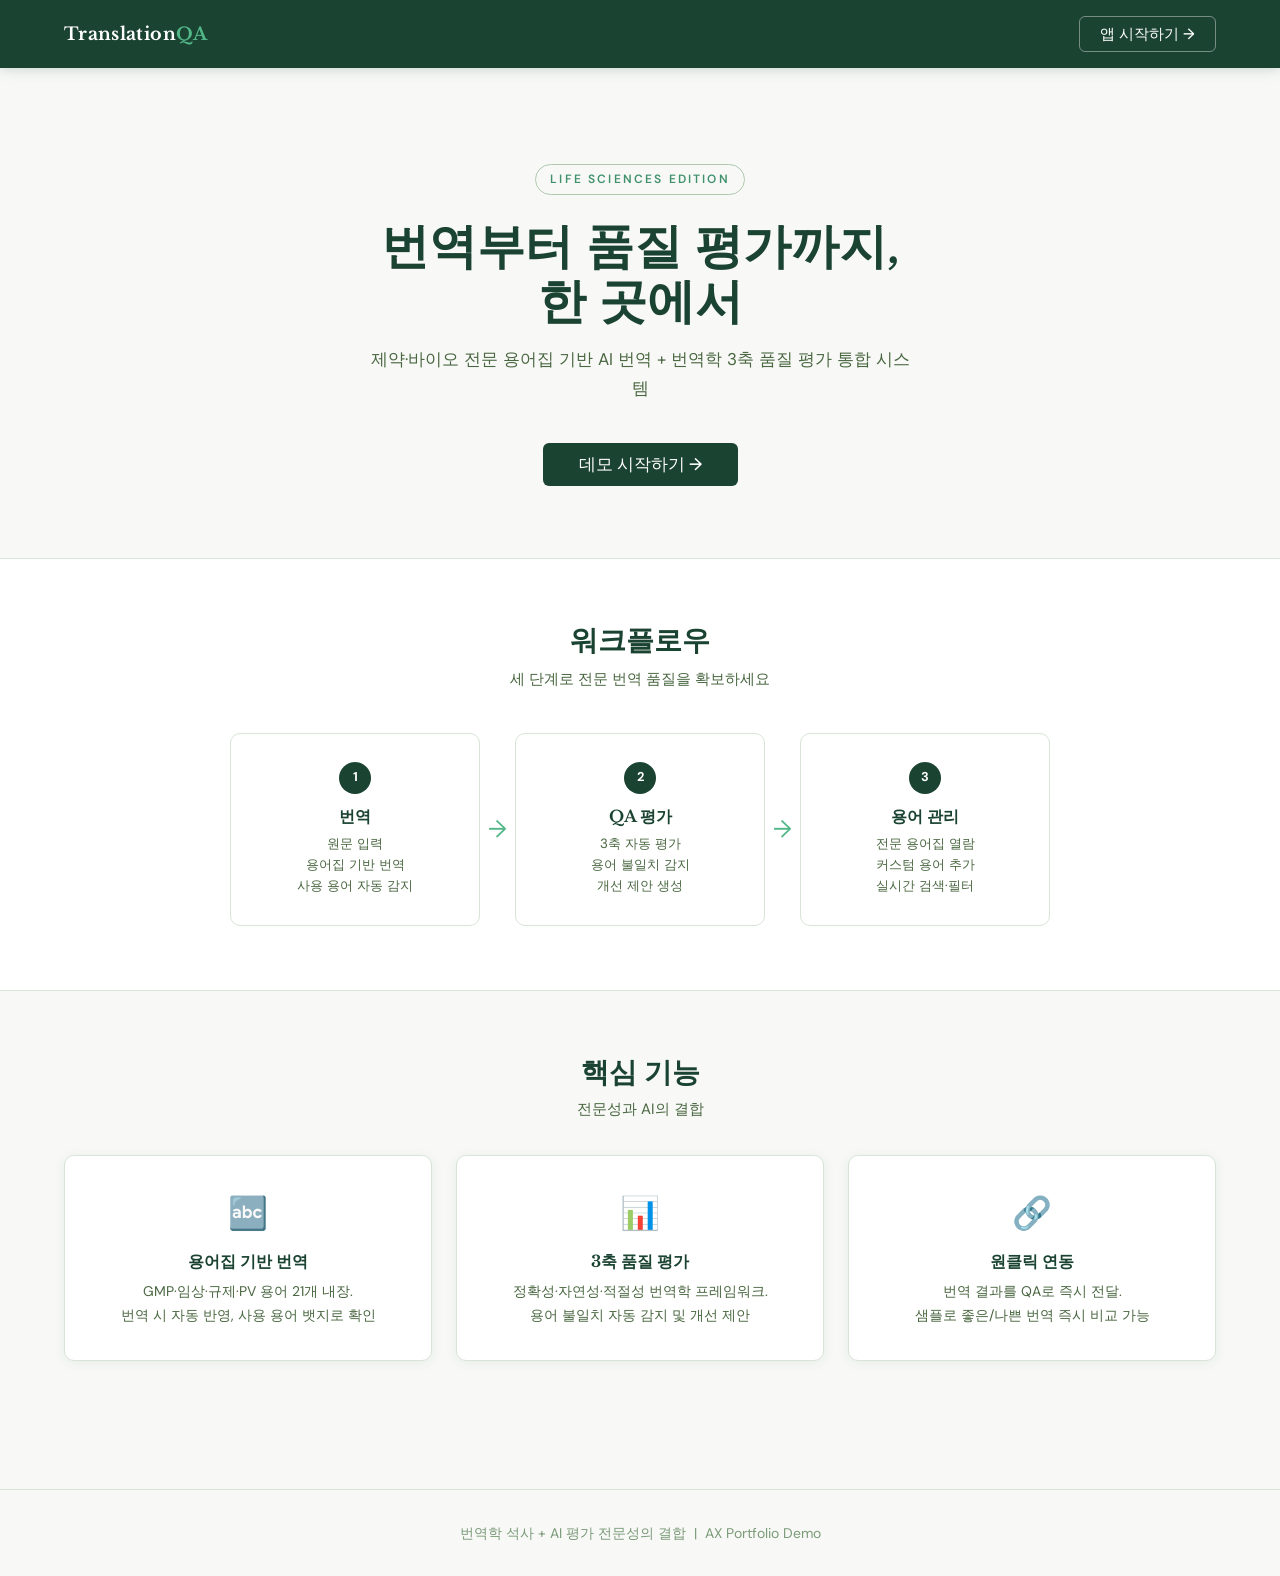
<file: index.html>
<!DOCTYPE html>
<html lang="ko">
<head>
  <meta charset="UTF-8">
  <meta name="viewport" content="width=device-width, initial-scale=1.0">
  <title>Translation QA — Life Sciences Edition</title>
  <link rel="stylesheet" href="css/base.css">
  <link rel="stylesheet" href="css/layout.css">
  <link rel="stylesheet" href="css/components.css">
</head>
<body>

  <!-- 네비 -->
  <nav class="nav">
    <div class="container nav-inner">
      <span class="nav-logo">Translation<span>QA</span></span>
      <a href="app.html" class="btn btn-secondary" style="color:#fff;border-color:rgba(255,255,255,.4);background:transparent;">앱 시작하기 →</a>
    </div>
  </nav>

  <!-- 히어로 -->
  <section class="hero">
    <div class="container">
      <div class="hero-tag">Life Sciences Edition</div>
      <h1>번역부터 품질 평가까지,<br>한 곳에서</h1>
      <p class="hero-sub">
        제약·바이오 전문 용어집 기반 AI 번역 + 번역학 3축 품질 평가 통합 시스템
      </p>
      <a href="app.html" class="btn btn-primary-lg">데모 시작하기 →</a>
    </div>
  </section>

  <!-- 워크플로우 -->
  <section class="workflow">
    <div class="container">
      <h2 class="workflow-title">워크플로우</h2>
      <p class="workflow-sub">세 단계로 전문 번역 품질을 확보하세요</p>
      <div class="workflow-steps">
        <div class="workflow-step">
          <div class="workflow-num">1</div>
          <h4>번역</h4>
          <p>원문 입력<br>용어집 기반 번역<br>사용 용어 자동 감지</p>
        </div>
        <div class="workflow-arrow">→</div>
        <div class="workflow-step">
          <div class="workflow-num">2</div>
          <h4>QA 평가</h4>
          <p>3축 자동 평가<br>용어 불일치 감지<br>개선 제안 생성</p>
        </div>
        <div class="workflow-arrow">→</div>
        <div class="workflow-step">
          <div class="workflow-num">3</div>
          <h4>용어 관리</h4>
          <p>전문 용어집 열람<br>커스텀 용어 추가<br>실시간 검색·필터</p>
        </div>
      </div>
    </div>
  </section>

  <!-- 특징 -->
  <section class="features">
    <div class="container">
      <h2 class="section-center">핵심 기능</h2>
      <p class="section-center" style="color:var(--color-text-secondary);font-size:.9375rem;margin-top:.4rem;">전문성과 AI의 결합</p>
      <div class="features-grid" style="margin-top:2rem;">
        <div class="feature-card">
          <div class="feature-icon">🔤</div>
          <h3>용어집 기반 번역</h3>
          <p>GMP·임상·규제·PV 용어 21개 내장.<br>번역 시 자동 반영, 사용 용어 뱃지로 확인</p>
        </div>
        <div class="feature-card">
          <div class="feature-icon">📊</div>
          <h3>3축 품질 평가</h3>
          <p>정확성·자연성·적절성 번역학 프레임워크.<br>용어 불일치 자동 감지 및 개선 제안</p>
        </div>
        <div class="feature-card">
          <div class="feature-icon">🔗</div>
          <h3>원클릭 연동</h3>
          <p>번역 결과를 QA로 즉시 전달.<br>샘플로 좋은/나쁜 번역 즉시 비교 가능</p>
        </div>
      </div>
    </div>
  </section>

  <!-- 푸터 -->
  <footer class="footer">
    <div class="container">
      번역학 석사 + AI 평가 전문성의 결합 &nbsp;|&nbsp; AX Portfolio Demo
    </div>
  </footer>

</body>
</html>
</file>
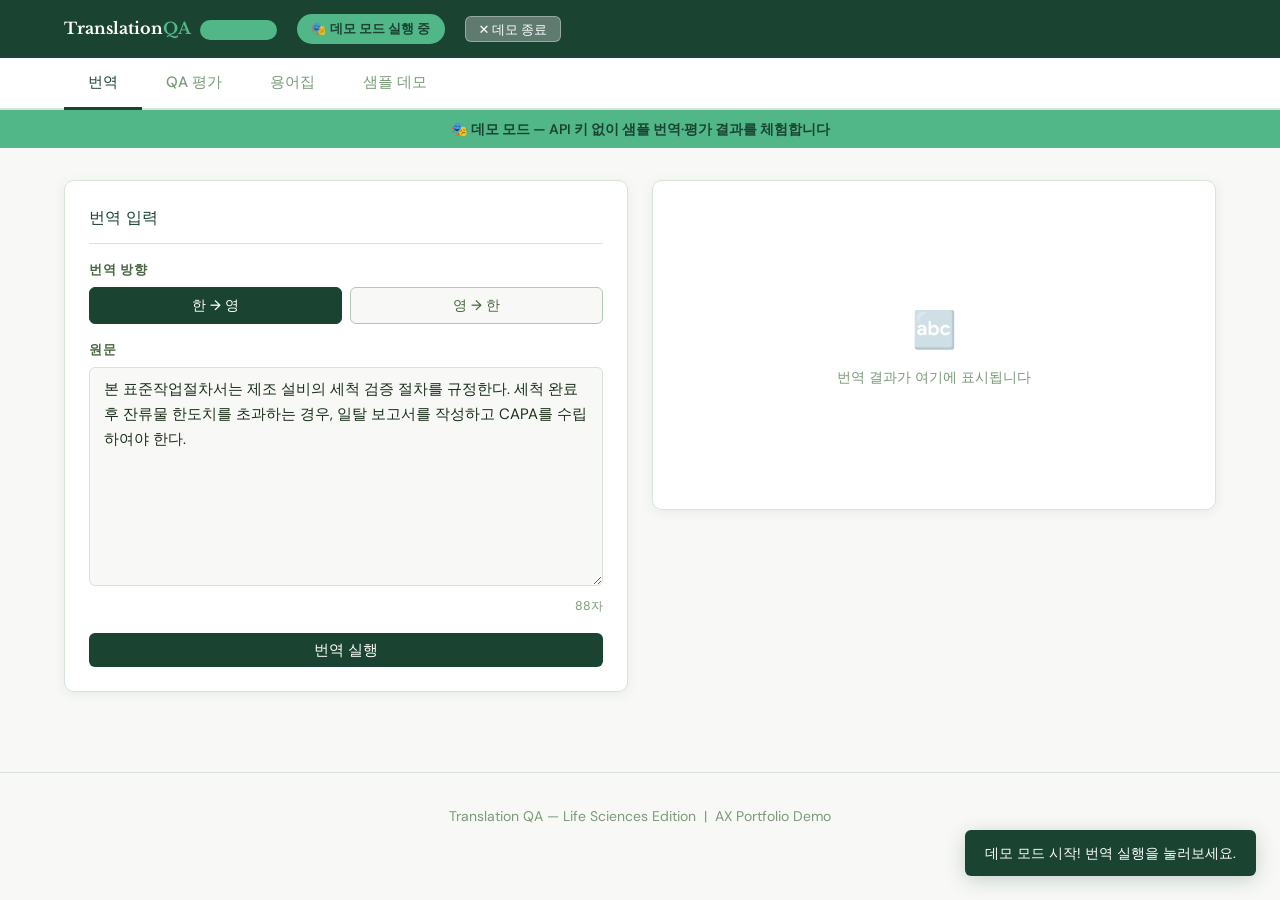
<file: app.html>
<!DOCTYPE html>
<html lang="ko">
<head>
  <meta charset="UTF-8">
  <meta name="viewport" content="width=device-width, initial-scale=1.0">
  <title>Translation QA — 앱</title>
  <link rel="stylesheet" href="css/base.css">
  <link rel="stylesheet" href="css/layout.css">
  <link rel="stylesheet" href="css/components.css">
</head>
<body>

  <!-- 앱 헤더 -->
  <header class="app-header">
    <div class="container app-header-inner">
      <a href="index.html" class="app-logo">
        Translation<span>QA</span>
        <span class="app-logo-badge">LS EDITION</span>
      </a>
      <div class="api-key-group" id="apiKeyGroup">
        <label for="apiKeyInput">API Key</label>
        <input type="text" id="apiKeyInput" placeholder="sk-ant-..." autocomplete="off">
        <button id="saveKeyBtn" class="btn btn-sm"
          style="background:var(--color-primary-light);color:var(--color-primary);font-weight:600;flex-shrink:0;">
          저장
        </button>
      </div>
      <button id="demoModeBtn" class="btn btn-sm"
        style="background:rgba(255,255,255,.15);color:#fff;border:1px solid rgba(255,255,255,.35);flex-shrink:0;">
        🎭 데모 모드
      </button>
    </div>
  </header>

  <!-- 탭 네비 -->
  <nav class="tabs-nav">
    <div class="container tabs-nav-inner">
      <button class="tab-btn active" data-tab="tab-translate">번역</button>
      <button class="tab-btn" data-tab="tab-qa">QA 평가</button>
      <button class="tab-btn" data-tab="tab-glossary">용어집</button>
      <button class="tab-btn" data-tab="tab-samples">샘플 데모</button>
    </div>
  </nav>

  <!-- ══════════════════════════════════════════════
       탭 1: 번역
  ══════════════════════════════════════════════ -->
  <div class="tab-content active" id="tab-translate">
    <div class="container">
      <div class="two-col">

        <!-- 왼쪽: 입력 -->
        <div class="card">
          <div class="panel-title">번역 입력</div>

          <div class="form-group">
            <div class="form-label">번역 방향</div>
            <div class="direction-toggle">
              <button class="toggle-btn active" data-dir="ko→en">한 → 영</button>
              <button class="toggle-btn" data-dir="en→ko">영 → 한</button>
            </div>
          </div>

          <div class="form-group">
            <label class="form-label" for="translateSource">원문</label>
            <textarea class="form-textarea" id="translateSource" rows="8"
              placeholder="번역할 원문을 입력하세요..."></textarea>
            <div class="char-count"><span id="translateCharCount">0자</span></div>
          </div>

          <div class="tooltip-wrap">
            <button class="btn btn-primary btn-full" id="translateBtn" disabled>번역 실행</button>
            <span class="tooltip" id="translateTip">API Key를 먼저 입력해 주세요.</span>
          </div>
        </div>

        <!-- 오른쪽: 결과 -->
        <div class="card" id="translateResultPanel">
          <div class="result-empty">
            <div class="result-empty-icon">🔤</div>
            <p>번역 결과가 여기에 표시됩니다</p>
          </div>
        </div>

      </div>
    </div>
  </div>

  <!-- ══════════════════════════════════════════════
       탭 2: QA 평가 (Side-by-Side Editor)
  ══════════════════════════════════════════════ -->
  <div class="tab-content" id="tab-qa">
    <div class="container">
      <div class="card" style="margin-bottom: 1.5rem;">
        <div class="panel-title" style="display:flex; justify-content:space-between; align-items:center;">
          <div>MQM 리뷰 에디터</div>
          <div class="direction-toggle" style="width:200px;">
            <button class="toggle-btn active" data-dir="ko→en">한 → 영</button>
            <button class="toggle-btn" data-dir="en→ko">영 → 한</button>
          </div>
        </div>
        
        <div class="info-box">
          💡 번역 탭에서 <strong>📊 QA 평가하기</strong> 버튼을 누르거나, 샘플 데모에서 원문/번역문 쌍을 가져올 수 있습니다.
        </div>

        <div class="tooltip-wrap" style="max-width: 300px; margin-bottom: 1.5rem;">
          <button class="btn btn-primary btn-full" id="qaBtn" disabled>▶ MQM 품질 평가 시작</button>
          <span class="tooltip" id="qaTip">API Key를 먼저 입력해 주세요.</span>
        </div>

        <!-- Side-by-Side 리뷰 테이블 -->
        <div class="qa-table-wrap">
          <table class="qa-table">
            <thead>
              <tr>
                <th style="width: 45%;">원문 (Source)</th>
                <th style="width: 45%;">번역문 (Target)</th>
                <th style="width: 10%;">QA 결과 (MQM)</th>
              </tr>
            </thead>
            <tbody id="qaResultTbody">
              <tr>
                <td colspan="3" class="result-empty" style="min-height: 150px; padding: 2rem;">
                  <div class="result-empty-icon">📊</div>
                  <p>이곳에 분절된 문장이 나란히 표시되고 평가 결과가 렌더링됩니다.</p>
                </td>
              </tr>
            </tbody>
          </table>
        </div>

        <div style="margin-top: 1rem; text-align: right;">
          <button class="btn btn-secondary btn-sm" id="copyQABtn" style="display:none;">최종 결과 복사</button>
        </div>
      </div>
    </div>
  </div>

  <!-- ══════════════════════════════════════════════
       탭 3: 용어집
  ══════════════════════════════════════════════ -->
  <div class="tab-content" id="tab-glossary">
    <div class="container">
      <div class="glossary-layout">

        <!-- 툴바 -->
        <div class="glossary-toolbar">
          <div class="cat-filters" id="catFilters">
            <button class="cat-btn active" data-cat="전체">전체</button>
            <button class="cat-btn" data-cat="GMP/Quality">GMP/Quality</button>
            <button class="cat-btn" data-cat="Clinical Trial">Clinical Trial</button>
            <button class="cat-btn" data-cat="Regulatory">Regulatory</button>
            <button class="cat-btn" data-cat="Pharmacovigilance">Pharmacovigilance</button>
            <button class="cat-btn" data-cat="사용자 정의">사용자 정의</button>
          </div>
          <div class="glossary-search-group">
            <input class="search-input" type="text" id="glossarySearch" placeholder="용어 검색...">
            <button class="rag-toggle-btn" id="ragToggleBtn" title="RAG 시맨틱 검색 모드 전환">
              <span class="rag-toggle-icon">🔍</span> RAG 시맨틱 검색
            </button>
            <span class="rag-search-indicator" id="ragSearchIndicator">
              <span class="spinner" style="border-top-color:var(--color-rag);border-color:rgba(99,102,241,.2);width:.8em;height:.8em;"></span>
              시맨틱 검색 중...
            </span>
          </div>
          <span class="glossary-count" id="glossaryCount"></span>
        </div>

        <!-- 테이블 -->
        <div class="glossary-table-wrap">
          <table class="glossary-table" id="glossaryTable">
            <thead>
              <tr>
                <th>카테고리</th><th>한국어</th><th>영어</th><th>약어</th>
                <th class="col-relevance" id="colRelevance" style="display:none;">관련도</th>
                <th>삭제</th>
              </tr>
            </thead>
            <tbody id="glossaryTbody"></tbody>
          </table>
        </div>

        <!-- 용어 상세 사이드패널 오버레이 -->
        <div class="term-detail-overlay" id="termDetailOverlay"></div>

        <!-- 용어 상세 사이드패널 -->
        <div class="term-detail-panel" id="termDetailPanel">
          <div class="term-detail-header">
            <div>
              <div class="term-detail-title" id="panelTermTitle">—</div>
              <div class="term-detail-subtitle" id="panelTermSubtitle">—</div>
            </div>
            <button class="term-detail-close" id="termDetailClose" title="닫기">✕</button>
          </div>

          <div class="term-detail-definition">
            <div class="term-detail-section-label">한글 정의</div>
            <p id="panelDefinition" class="term-detail-body">—</p>
          </div>

          <div class="term-detail-meta">
            <div class="term-meta-item">
              <span class="term-meta-label">출처 (Source)</span>
              <span class="term-meta-value" id="panelSource">—</span>
            </div>
            <div class="term-meta-item">
              <span class="term-meta-label">카테고리</span>
              <span class="term-meta-value" id="panelCategory">—</span>
            </div>
            <div class="term-meta-item">
              <span class="term-meta-label">약어</span>
              <span class="term-meta-value" id="panelAbbr">—</span>
            </div>
          </div>

          <div id="panelContextWrap" style="display:none;">
            <div class="term-detail-section-label">사용 맥락 (Context)</div>
            <p id="panelContext" class="term-detail-body term-detail-context">—</p>
          </div>

          <div id="panelRelatedWrap" style="display:none;">
            <div class="term-detail-section-label">관련 용어</div>
            <div class="term-related-list" id="panelRelatedTerms"></div>
          </div>

          <div id="panelRagWrap" style="display:none;">
            <div class="term-detail-section-label">RAG 관련도 스코어</div>
            <div class="rag-score-bar-wrap">
              <div class="rag-score-bar" id="panelRagBar"></div>
            </div>
            <span class="relevance-score" id="panelRagScore">—</span>
          </div>
        </div>

        <!-- 추가 폼 -->
        <div class="add-term-form">
          <div class="add-term-title">용어 추가</div>
          <div class="add-term-grid">
            <div class="form-group" style="margin:0">
              <label class="form-label" for="newCategory">카테고리</label>
              <select class="form-select" id="newCategory">
                <option value="GMP/Quality">GMP/Quality</option>
                <option value="Clinical Trial">Clinical Trial</option>
                <option value="Regulatory">Regulatory</option>
                <option value="Pharmacovigilance">Pharmacovigilance</option>
                <option value="사용자 정의">사용자 정의</option>
              </select>
            </div>
            <div class="form-group" style="margin:0">
              <label class="form-label" for="newKo">한국어</label>
              <input class="form-input" type="text" id="newKo" placeholder="한국어 용어">
            </div>
            <div class="form-group" style="margin:0">
              <label class="form-label" for="newEn">영어</label>
              <input class="form-input" type="text" id="newEn" placeholder="English term">
            </div>
            <div class="form-group" style="margin:0">
              <label class="form-label" for="newAbbr">약어</label>
              <input class="form-input" type="text" id="newAbbr" placeholder="Abbr.">
            </div>
            <div style="display:flex;align-items:flex-end;">
              <button class="btn btn-primary" id="addTermBtn">+ 추가</button>
            </div>
          </div>
        </div>

      </div>
    </div>
  </div>

  <!-- ══════════════════════════════════════════════
       탭 4: 샘플 데모
  ══════════════════════════════════════════════ -->
  <div class="tab-content" id="tab-samples">
    <div class="container">
      <div class="samples-layout">
        <div class="samples-header">
          <h2>샘플 데모</h2>
          <p style="color:var(--color-text-secondary);font-size:.9375rem;margin-top:.4rem;">
            샘플을 선택해 번역 또는 QA 평가를 바로 실행해보세요
          </p>
        </div>
        <div class="samples-grid" id="samplesGrid"></div>
      </div>
    </div>
  </div>

  <!-- 푸터 -->
  <footer class="footer">
    <div class="container">
      Translation QA — Life Sciences Edition &nbsp;|&nbsp; AX Portfolio Demo
    </div>
  </footer>

  <script type="module" src="js/app.js"></script>
</body>
</html>
</file>
<file: css/base.css>
@import url('https://fonts.googleapis.com/css2?family=Libre+Baskerville:ital,wght@0,400;0,700;1,400&family=DM+Sans:opsz,wght@9..40,300;9..40,400;9..40,500;9..40,600&display=swap');

:root {
  --color-bg:            #F8F9F7;
  --color-surface:       #FFFFFF;
  --color-surface-alt:   #F0F4F0;
  --color-border:        #D8E4D8;
  --color-border-dark:   #B0C8B0;
  --color-primary:       #1B4332;
  --color-primary-mid:   #2D6A4F;
  --color-primary-light: #52B788;
  --color-accent:        #40916C;
  --color-text-primary:  #1A2E1A;
  --color-text-secondary:#4A6741;
  --color-text-muted:    #7A9A78;
  --color-error:         #B5433A;
  --color-warning:       #A0692A;
  --color-success:       #2D6A4F;
  --radius-sm: 6px;
  --radius-md: 10px;
  --radius-lg: 16px;
  --shadow-card:  0 2px 12px rgba(27, 67, 50, 0.08);
  --shadow-hover: 0 4px 20px rgba(27, 67, 50, 0.14);
  --font-serif: 'Libre Baskerville', Georgia, serif;
  --font-sans:  'DM Sans', system-ui, sans-serif;
}

*, *::before, *::after { box-sizing: border-box; margin: 0; padding: 0; }

html { font-size: 16px; -webkit-font-smoothing: antialiased; }

body {
  font-family: var(--font-sans);
  background: var(--color-bg);
  color: var(--color-text-primary);
  line-height: 1.6;
  min-height: 100vh;
}

h1, h2, h3, h4 {
  font-family: var(--font-serif);
  line-height: 1.3;
  color: var(--color-primary);
}

h1 { font-size: 2.5rem; }
h2 { font-size: 1.75rem; }
h3 { font-size: 1.15rem; }

p { line-height: 1.7; }

a { color: var(--color-accent); text-decoration: none; }
a:hover { color: var(--color-primary); }

textarea, input, select {
  font-family: var(--font-sans);
  font-size: 0.9375rem;
  color: var(--color-text-primary);
}

::placeholder { color: var(--color-text-muted); }

@keyframes spin { to { transform: rotate(360deg); } }
@keyframes fadeIn { from { opacity: 0; transform: translateY(6px); } to { opacity: 1; transform: none; } }
</file>
<file: css/layout.css>
/* ── 공통 컨테이너 ── */
.container { max-width: 1200px; margin: 0 auto; padding: 0 1.5rem; }

/* ── 랜딩 네비 ── */
.nav {
  background: var(--color-primary);
  padding: 1rem 0;
  position: sticky; top: 0; z-index: 100;
  box-shadow: 0 2px 12px rgba(27,67,50,.18);
}
.nav-inner { display: flex; align-items: center; justify-content: space-between; }
.nav-logo {
  font-family: var(--font-serif);
  font-size: 1.1rem; font-weight: 700;
  color: #fff; letter-spacing: .02em;
}
.nav-logo span { color: var(--color-primary-light); }

/* ── 히어로 ── */
.hero { padding: 6rem 0 4.5rem; text-align: center; }
.hero-tag {
  display: inline-block;
  font-size: .75rem; font-weight: 600;
  letter-spacing: .18em; text-transform: uppercase;
  color: var(--color-accent);
  border: 1px solid var(--color-border-dark);
  padding: .3rem .9rem; border-radius: 999px;
  margin-bottom: 1.5rem;
}
.hero h1 { font-size: 3rem; margin-bottom: 1rem; line-height: 1.15; }
.hero-sub {
  font-size: 1.0625rem; color: var(--color-text-secondary);
  max-width: 540px; margin: 0 auto 2.5rem;
}

/* ── 워크플로우 섹션 ── */
.workflow { padding: 4rem 0; background: var(--color-surface); border-top: 1px solid var(--color-border); }
.workflow-title { text-align: center; margin-bottom: .5rem; }
.workflow-sub  { text-align: center; color: var(--color-text-secondary); font-size: .9375rem; margin-bottom: 2.5rem; }

.workflow-steps {
  display: flex; align-items: stretch; gap: 0;
  max-width: 820px; margin: 0 auto;
}
.workflow-step {
  flex: 1;
  background: var(--color-surface);
  border: 1px solid var(--color-border);
  border-radius: var(--radius-md);
  padding: 1.75rem 1.5rem;
  text-align: center;
  position: relative;
}
.workflow-step + .workflow-step { margin-left: 0; }
.workflow-arrow {
  display: flex; align-items: center; justify-content: center;
  padding: 0 .5rem; color: var(--color-primary-light); font-size: 1.5rem;
  flex-shrink: 0;
}
.workflow-num {
  width: 2rem; height: 2rem;
  background: var(--color-primary); color: #fff;
  border-radius: 50%;
  display: flex; align-items: center; justify-content: center;
  font-size: .8rem; font-weight: 700;
  margin: 0 auto .75rem;
}
.workflow-step h4 { color: var(--color-primary); margin-bottom: .5rem; }
.workflow-step p  { font-size: .8375rem; color: var(--color-text-secondary); line-height: 1.55; }

/* ── 특징 섹션 ── */
.features {
  padding: 4rem 0 5rem;
  border-top: 1px solid var(--color-border);
}
.features-grid {
  display: grid; grid-template-columns: repeat(3,1fr); gap: 1.5rem; margin-top: 2.5rem;
}
.feature-card {
  background: var(--color-surface);
  border: 1px solid var(--color-border);
  border-radius: var(--radius-md);
  padding: 2rem 1.5rem; text-align: center;
  box-shadow: var(--shadow-card);
  transition: box-shadow .2s, transform .2s;
}
.feature-card:hover { box-shadow: var(--shadow-hover); transform: translateY(-2px); }
.feature-icon { font-size: 2rem; margin-bottom: .75rem; }
.feature-card h3 { font-size: 1rem; margin-bottom: .5rem; }
.feature-card p  { font-size: .875rem; color: var(--color-text-secondary); }

/* ── 앱 헤더 ── */
.app-header {
  background: var(--color-primary);
  padding: .875rem 0;
  box-shadow: 0 2px 10px rgba(27,67,50,.2);
}
.app-header-inner {
  display: flex; align-items: center; gap: 1.25rem; flex-wrap: wrap;
}
.app-logo { font-family: var(--font-serif); font-size: 1rem; font-weight: 700; color: #fff; white-space: nowrap; flex-shrink: 0; }
.app-logo span { color: var(--color-primary-light); }
.app-logo-badge {
  display: inline-block; font-family: var(--font-sans);
  font-size: .65rem; font-weight: 600; letter-spacing: .06em;
  background: var(--color-primary-light); color: var(--color-primary);
  padding: .1rem .45rem; border-radius: 999px; margin-left: .4rem;
  vertical-align: middle;
}
.api-key-group { display: flex; align-items: center; gap: .5rem; flex: 1; min-width: 0; }
.api-key-group label { color: rgba(255,255,255,.7); font-size: .8rem; white-space: nowrap; }
.api-key-group input {
  flex: 1; min-width: 0;
  background: rgba(255,255,255,.1); border: 1px solid rgba(255,255,255,.25);
  border-radius: var(--radius-sm); padding: .45rem .75rem;
  color: #fff; font-size: .875rem; outline: none;
  transition: border-color .2s;
}
.api-key-group input::placeholder { color: rgba(255,255,255,.45); }
.api-key-group input:focus { border-color: var(--color-primary-light); }

/* ── 탭 네비 ── */
.tabs-nav {
  background: var(--color-surface);
  border-bottom: 2px solid var(--color-border);
  position: sticky; top: 54px; z-index: 90;
}
.tabs-nav-inner { display: flex; }
.tab-btn {
  background: none; border: none;
  border-bottom: 3px solid transparent; margin-bottom: -2px;
  padding: .9rem 1.5rem;
  font-family: var(--font-sans); font-size: .9375rem; font-weight: 500;
  color: var(--color-text-muted); cursor: pointer;
  transition: color .2s, border-color .2s;
  white-space: nowrap;
}
.tab-btn:hover { color: var(--color-primary-mid); }
.tab-btn.active { color: var(--color-primary); border-bottom-color: var(--color-primary); }

.tab-content { display: none; }
.tab-content.active { display: block; animation: fadeIn .2s ease; }

/* ── 2컬럼 레이아웃 ── */
.two-col {
  display: grid; grid-template-columns: 1fr 1fr;
  gap: 1.5rem; padding: 2rem 0; align-items: start;
}

/* ── 용어집 레이아웃 ── */
.glossary-layout { padding: 2rem 0; }
.glossary-toolbar { display: flex; align-items: center; gap: .875rem; flex-wrap: wrap; margin-bottom: 1.25rem; }

/* ── 샘플 그리드 ── */
.samples-layout { padding: 2rem 0; }
.samples-header { margin-bottom: 1.75rem; }
.samples-grid { display: grid; grid-template-columns: repeat(3,1fr); gap: 1.5rem; }

/* ── 섹션 공통 타이틀 ── */
.section-center { text-align: center; }

/* ── 푸터 ── */
.footer {
  text-align: center; padding: 2rem 0;
  font-size: .875rem; color: var(--color-text-muted);
  border-top: 1px solid var(--color-border); margin-top: 3rem;
}

/* ── 반응형 ── */
@media (max-width: 768px) {
  .hero h1 { font-size: 1.875rem; }
  .workflow-steps { flex-direction: column; }
  .workflow-arrow { transform: rotate(90deg); padding: .25rem 0; align-self: center; }
  .features-grid { grid-template-columns: 1fr; }
  .two-col { grid-template-columns: 1fr; }
  .samples-grid { grid-template-columns: 1fr; }
  .app-header-inner { flex-direction: column; align-items: flex-start; gap: .75rem; }
  .api-key-group { width: 100%; }
  .tabs-nav-inner { overflow-x: auto; }
  .tab-btn { padding: .875rem 1rem; font-size: .875rem; }
}
</file>
<file: css/components.css>
/* ── 버튼 ── */
.btn {
  display: inline-flex; align-items: center; justify-content: center; gap: .4rem;
  padding: .6rem 1.25rem; border: none; border-radius: var(--radius-sm);
  font-family: var(--font-sans); font-size: .9375rem; font-weight: 500;
  cursor: pointer; transition: background .2s, transform .1s, opacity .2s;
  text-decoration: none; white-space: nowrap; line-height: 1;
}
.btn:active { transform: translateY(1px); }
.btn:disabled { opacity: .42; cursor: not-allowed; pointer-events: none; }

.btn-primary { background: var(--color-primary); color: #fff; }
.btn-primary:hover { background: var(--color-primary-mid); }

.btn-primary-lg { background: var(--color-primary); color: #fff; padding: .8rem 2.25rem; font-size: 1.0625rem; }
.btn-primary-lg:hover { background: var(--color-primary-mid); }

.btn-secondary { background: var(--color-surface); color: var(--color-primary); border: 1.5px solid var(--color-primary); }
.btn-secondary:hover { background: var(--color-surface-alt); }

.btn-sm { padding: .35rem .8rem; font-size: .8125rem; }
.btn-full { width: 100%; }

.btn-danger-sm {
  background: transparent; color: var(--color-error);
  border: 1px solid var(--color-error);
  padding: .25rem .6rem; font-size: .8rem;
  border-radius: var(--radius-sm); cursor: pointer;
  font-family: var(--font-sans);
  transition: background .15s;
}
.btn-danger-sm:hover { background: #fdf0ef; }

/* 스피너 */
.spinner {
  width: 1em; height: 1em;
  border: 2px solid rgba(255,255,255,.35); border-top-color: #fff;
  border-radius: 50%; animation: spin .7s linear infinite;
  display: inline-block;
}

/* ── 카드 / 패널 ── */
.card {
  background: var(--color-surface);
  border: 1px solid var(--color-border);
  border-radius: var(--radius-md);
  padding: 1.5rem; box-shadow: var(--shadow-card);
}

.panel-title {
  font-family: var(--font-serif); font-size: 1rem; color: var(--color-primary);
  margin-bottom: 1rem; padding-bottom: .75rem; border-bottom: 1px solid var(--color-border);
}

/* ── 폼 ── */
.form-group { margin-bottom: 1rem; }
.form-label {
  display: block; font-size: .8rem; font-weight: 600;
  color: var(--color-text-secondary); margin-bottom: .4rem;
  text-transform: uppercase; letter-spacing: .05em;
}
.form-input, .form-select, .form-textarea {
  width: 100%; background: var(--color-bg);
  border: 1px solid var(--color-border); border-radius: var(--radius-sm);
  padding: .6rem .875rem; font-size: .9375rem; color: var(--color-text-primary);
  outline: none; transition: border-color .2s, box-shadow .2s;
}
.form-input:focus, .form-select:focus, .form-textarea:focus {
  border-color: var(--color-primary-mid);
  box-shadow: 0 0 0 3px rgba(82,183,136,.15);
}
.form-textarea { resize: vertical; min-height: 120px; line-height: 1.65; }
.form-select { cursor: pointer; }

.char-count {
  text-align: right; font-size: .78rem; color: var(--color-text-muted); margin-top: .25rem;
}

/* ── 방향 토글 ── */
.direction-toggle { display: flex; gap: .5rem; }
.toggle-btn {
  flex: 1; padding: .5rem;
  border: 1px solid var(--color-border-dark); border-radius: var(--radius-sm);
  background: var(--color-bg); color: var(--color-text-secondary);
  font-size: .875rem; font-weight: 500; cursor: pointer; transition: all .18s;
  font-family: var(--font-sans);
}
.toggle-btn.active { background: var(--color-primary); color: #fff; border-color: var(--color-primary); }

/* ── 결과 빈 상태 ── */
.result-empty {
  display: flex; flex-direction: column; align-items: center; justify-content: center;
  min-height: 280px; color: var(--color-text-muted); text-align: center; gap: .5rem;
}
.result-empty-icon { font-size: 2.25rem; opacity: .4; }
.result-empty p { font-size: .875rem; max-width: 200px; }

/* ── 번역 결과 영역 ── */
.translate-result-box {
  background: var(--color-surface-alt); border: 1px solid var(--color-border);
  border-radius: var(--radius-sm); padding: 1rem;
  font-size: .9375rem; line-height: 1.7; min-height: 120px;
  white-space: pre-wrap; word-break: break-word;
  margin-bottom: .875rem; outline: none;
  transition: border-color .2s;
}
.translate-result-box[contenteditable="true"]:focus {
  border-color: var(--color-primary-mid);
  box-shadow: 0 0 0 3px rgba(82,183,136,.12);
}

/* ── 용어 뱃지 ── */
.term-badges-label {
  font-size: .78rem; font-weight: 600; text-transform: uppercase; letter-spacing: .05em;
  color: var(--color-text-muted); margin-bottom: .5rem;
}
.term-badges { display: flex; flex-wrap: wrap; gap: .375rem; margin-bottom: 1rem; }
.term-badge {
  display: inline-block; font-size: .75rem; font-weight: 600;
  padding: .2rem .6rem; border-radius: 999px;
  background: rgba(82,183,136,.15); color: var(--color-primary);
  border: 1px solid rgba(82,183,136,.35);
}

/* ── 3축 점수 카드 ── */
.score-list { display: flex; flex-direction: column; gap: .75rem; margin-bottom: 1.25rem; }
.score-item {
  background: var(--color-surface-alt); border: 1px solid var(--color-border);
  border-radius: var(--radius-sm); padding: 1rem 1.1rem;
}
.score-item-header {
  display: flex; align-items: baseline; justify-content: space-between; margin-bottom: .4rem;
}
.score-item-label { font-size: .8125rem; font-weight: 600; color: var(--color-text-secondary); }
.score-item-value { font-family: var(--font-serif); font-size: 1.25rem; font-weight: 700; color: var(--color-primary); }
.score-item-value span { font-family: var(--font-sans); font-size: .8rem; color: var(--color-text-muted); }

.gauge { height: 5px; background: var(--color-border); border-radius: 999px; overflow: hidden; margin-bottom: .5rem; }
.gauge-fill { height: 100%; border-radius: 999px; transition: width .6s ease; }
.gauge-fill[data-score="1"] { width: 20%; background: #c8e6c9; }
.gauge-fill[data-score="2"] { width: 40%; background: #a5d6a7; }
.gauge-fill[data-score="3"] { width: 60%; background: var(--color-primary-light); }
.gauge-fill[data-score="4"] { width: 80%; background: var(--color-accent); }
.gauge-fill[data-score="5"] { width: 100%; background: var(--color-primary); }

.score-comment { font-size: .8375rem; color: var(--color-text-secondary); line-height: 1.55; }

/* ── QA 테이블 (Side-by-Side) ── */
.qa-table-wrap {
  overflow-x: auto; border: 1px solid var(--color-border);
  border-radius: var(--radius-md); margin-bottom: 1.5rem;
}
.qa-table { width: 100%; border-collapse: collapse; font-size: .9375rem; background: var(--color-surface); table-layout: fixed; }
.qa-table th {
  background: var(--color-surface-alt); color: var(--color-text-secondary);
  padding: .75rem 1rem; text-align: left; border-bottom: 1px solid var(--color-border);
  font-size: .8125rem; font-weight: 600; text-transform: uppercase; letter-spacing: .04em;
}
.qa-table td { 
  padding: 1rem; border-bottom: 1px solid var(--color-border); vertical-align: top;
  line-height: 1.6; word-break: break-word;
}
.qa-row { transition: background .15s; }
.qa-row:hover { background: rgba(82,183,136,.03); }
.qa-row:last-child td { border-bottom: none; }

.seg-source { color: var(--color-text-primary); }
.seg-target { color: var(--color-text-primary); outline: none; border-radius: 4px; padding: 2px 4px; margin: -2px -4px; transition: background .2s; }
.seg-target[contenteditable="true"]:focus { background: var(--color-bg); box-shadow: 0 0 0 2px var(--color-primary-light); }

/* ── MQM 뱃지 ── */
.mqm-badge {
  display: inline-flex; flex-direction: column; gap: .2rem;
  padding: .4rem .6rem; border-radius: var(--radius-sm);
  font-size: .75rem; font-family: var(--font-sans); margin-bottom: .5rem; width: 100%;
}
.mqm-cat { font-weight: 700; text-transform: uppercase; letter-spacing: .03em; }
.mqm-comment { font-size: .7rem; line-height: 1.4; opacity: .9; }
.mqm-sugg { margin-top: .3rem; padding-top: .3rem; border-top: 1px solid rgba(0,0,0,.1); font-weight: 600; font-size: .7rem; }

.mqm-crit { background: #feebeb; color: #b71c1c; border: 1px solid #ef9a9a; }
.mqm-maj  { background: #fff3e0; color: #e65100; border: 1px solid #ffcc80; }
.mqm-min  { background: #e3f2fd; color: #1565c0; border: 1px solid #90caf9; }
.mqm-none { background: #f1f8e9; color: #33691e; border: 1px solid #c5e1a5; }

/* ── RAG 색상 변수 (루트에 없으므로 여기서 선언) ── */
:root {
  --color-rag: #6366f1;
  --color-rag-mid: #4f46e5;
  --color-rag-light: #eef2ff;
  --color-rag-border: rgba(99,102,241,.35);
}

/* ── 용어집 ── */
.cat-filters { display: flex; gap: .5rem; flex-wrap: wrap; }
.cat-btn {
  padding: .35rem .875rem; border: 1px solid var(--color-border-dark);
  border-radius: 999px; background: var(--color-surface);
  color: var(--color-text-secondary); font-size: .8125rem; font-weight: 500;
  cursor: pointer; transition: all .15s; white-space: nowrap;
  font-family: var(--font-sans);
}
.cat-btn:hover { background: var(--color-surface-alt); }
.cat-btn.active { background: var(--color-primary); color: #fff; border-color: var(--color-primary); }

.glossary-count { font-size: .85rem; color: var(--color-text-muted); white-space: nowrap; }

.search-input {
  padding: .4rem .875rem; border: 1px solid var(--color-border);
  border-radius: var(--radius-sm); font-size: .875rem;
  background: var(--color-surface); color: var(--color-text-primary);
  outline: none; transition: border-color .2s; min-width: 180px;
  font-family: var(--font-sans);
}
.search-input:focus { border-color: var(--color-primary-mid); }

.glossary-table-wrap {
  overflow-x: auto; border: 1px solid var(--color-border);
  border-radius: var(--radius-md); margin-bottom: 1.5rem;
}
.glossary-table { width: 100%; border-collapse: collapse; font-size: .875rem; background: var(--color-surface); }
.glossary-table th {
  background: var(--color-primary); color: rgba(255,255,255,.9);
  padding: .625rem .875rem; text-align: left;
  font-size: .78rem; font-weight: 600; text-transform: uppercase; letter-spacing: .04em; white-space: nowrap;
}
.glossary-table td { padding: .6rem .875rem; border-bottom: 1px solid var(--color-border); vertical-align: middle; }
.glossary-table tr:last-child td { border-bottom: none; }
.glossary-table tr:hover td { background: var(--color-surface-alt); }

.badge-cat {
  display: inline-block; font-size: .7rem; font-weight: 600;
  padding: .15rem .5rem; border-radius: 999px;
  background: var(--color-surface-alt); color: var(--color-primary-mid);
  border: 1px solid var(--color-border); white-space: nowrap;
}
.lock-icon { color: var(--color-text-muted); font-size: .85rem; }

.add-term-form {
  background: var(--color-surface); border: 1px solid var(--color-border);
  border-radius: var(--radius-md); padding: 1.25rem;
}
.add-term-title { font-family: var(--font-serif); font-size: 1rem; color: var(--color-primary); margin-bottom: 1rem; }
.add-term-grid {
  display: grid; grid-template-columns: 1.5fr 1fr 1fr 1fr auto; gap: .75rem; align-items: end;
}
@media (max-width: 768px) {
  .add-term-grid { grid-template-columns: 1fr 1fr; }
}

/* ── 샘플 카드 ── */
.sample-card {
  background: var(--color-surface); border: 1px solid var(--color-border);
  border-radius: var(--radius-md); padding: 1.5rem; box-shadow: var(--shadow-card);
  display: flex; flex-direction: column; gap: .875rem;
}
.sample-card-head { display: flex; align-items: flex-start; justify-content: space-between; gap: .5rem; flex-wrap: wrap; }
.sample-card-title { font-family: var(--font-serif); font-size: 1rem; color: var(--color-primary); }
.sample-badges { display: flex; gap: .35rem; flex-wrap: wrap; }
.badge {
  display: inline-block; font-size: .7rem; font-weight: 600;
  padding: .15rem .5rem; border-radius: 999px;
}
.badge-dir  { background: var(--color-primary); color: #fff; }
.badge-cat2 { background: var(--color-surface-alt); color: var(--color-primary-mid); border: 1px solid var(--color-border-dark); }
.sample-preview {
  font-size: .875rem; color: var(--color-text-secondary); line-height: 1.6;
  display: -webkit-box; -webkit-line-clamp: 2; -webkit-box-orient: vertical; overflow: hidden;
}
.sample-error { font-size: .8rem; color: var(--color-text-muted); font-style: italic; }
.sample-actions { display: flex; gap: .5rem; flex-wrap: wrap; }

.btn-open { background: var(--color-surface); color: var(--color-primary); border: 1.5px solid var(--color-primary); flex: 0 0 100%; }
.btn-open:hover { background: var(--color-surface-alt); }
.btn-good { background: var(--color-success); color: #fff; border: none; flex: 1; }
.btn-good:hover { background: var(--color-primary); }
.btn-bad  { background: var(--color-surface); color: var(--color-error); border: 1.5px solid var(--color-error); flex: 1; }
.btn-bad:hover  { background: #fdf0ef; }

/* ── 인포 박스 (QA 안내) ── */
.info-box {
  background: rgba(82,183,136,.08); border: 1px solid rgba(82,183,136,.3);
  border-radius: var(--radius-sm); padding: .6rem .875rem;
  font-size: .8375rem; color: var(--color-primary-mid); margin-bottom: 1rem;
  display: flex; align-items: center; gap: .5rem;
}

/* ── 툴팁 ── */
.tooltip-wrap { position: relative; display: inline-flex; width: 100%; }
.tooltip {
  position: absolute; bottom: calc(100% + 6px); left: 50%; transform: translateX(-50%);
  background: var(--color-primary); color: #fff;
  font-size: .78rem; padding: .4rem .75rem; border-radius: var(--radius-sm);
  white-space: nowrap; pointer-events: none; opacity: 0;
  transition: opacity .2s; z-index: 200;
}
.tooltip::after {
  content: ''; position: absolute; top: 100%; left: 50%; transform: translateX(-50%);
  border: 5px solid transparent; border-top-color: var(--color-primary);
}
.tooltip-wrap:hover .tooltip { opacity: 1; }

/* ── 토스트 ── */
.toast {
  position: fixed; bottom: 1.5rem; right: 1.5rem;
  background: var(--color-primary); color: #fff;
  padding: .75rem 1.25rem; border-radius: var(--radius-sm);
  font-size: .875rem; box-shadow: 0 4px 20px rgba(27,67,50,.22);
  z-index: 9999; opacity: 0; transform: translateY(8px);
  transition: opacity .25s, transform .25s; pointer-events: none;
}
.toast.show { opacity: 1; transform: translateY(0); }

/* ── 액션 버튼 행 ── */
.btn-row { display: flex; gap: .625rem; flex-wrap: wrap; margin-top: .875rem; }

/* ══════════════════════════════════════════════
   RAG 검색 토글 버튼
══════════════════════════════════════════════ */
.glossary-search-group {
  display: flex; align-items: center; gap: .5rem; flex-wrap: wrap;
}

.rag-toggle-btn {
  display: inline-flex; align-items: center; gap: .35rem;
  padding: .4rem .875rem;
  border: 1.5px solid var(--color-rag-border);
  border-radius: var(--radius-sm);
  background: var(--color-surface);
  color: var(--color-rag);
  font-size: .8125rem; font-weight: 600;
  cursor: pointer; transition: all .2s;
  font-family: var(--font-sans); white-space: nowrap;
}
.rag-toggle-btn:hover {
  background: var(--color-rag-light);
  border-color: var(--color-rag);
}
.rag-toggle-btn.active {
  background: var(--color-rag);
  color: #fff;
  border-color: var(--color-rag-mid);
  box-shadow: 0 2px 8px rgba(99,102,241,.3);
}
.rag-toggle-btn .rag-toggle-icon { font-size: .875rem; }

/* RAG 검색 중 로딩 인디케이터 */
.rag-search-indicator {
  display: none; align-items: center; gap: .4rem;
  font-size: .78rem; color: var(--color-rag); font-weight: 500;
}
.rag-search-indicator.visible { display: inline-flex; }

/* ══════════════════════════════════════════════
   용어집 테이블: 관련도 스코어 컬럼
══════════════════════════════════════════════ */
.col-relevance { width: 80px; text-align: center; }
.relevance-score {
  display: inline-block;
  font-size: .75rem; font-weight: 700;
  padding: .15rem .45rem; border-radius: 999px;
  background: var(--color-rag-light);
  color: var(--color-rag);
  border: 1px solid var(--color-rag-border);
  min-width: 44px; text-align: center;
}
.relevance-score.high  { background: var(--color-rag); color: #fff; border-color: var(--color-rag-mid); }
.relevance-score.mid   { background: var(--color-rag-light); color: var(--color-rag); }
.relevance-score.low   { background: var(--color-surface-alt); color: var(--color-text-muted); border-color: var(--color-border); }

/* ══════════════════════════════════════════════
   RAG 용어 배지 (번역 결과 패널)
══════════════════════════════════════════════ */
.term-badge-rag {
  display: inline-flex; align-items: center; gap: .25rem;
  font-size: .75rem; font-weight: 600;
  padding: .2rem .55rem; border-radius: 999px;
  background: var(--color-rag-light);
  color: var(--color-rag);
  border: 1px solid var(--color-rag-border);
}
.term-badge-rag .relevance-pct {
  font-size: .7rem; opacity: .8; font-weight: 500;
}

/* 정확 매칭 배지에 퍼센트 표시용 래퍼 */
.term-badge-exact {
  display: inline-flex; align-items: center; gap: .25rem;
  font-size: .75rem; font-weight: 600;
  padding: .2rem .55rem; border-radius: 999px;
  background: rgba(82,183,136,.15);
  color: var(--color-primary);
  border: 1px solid rgba(82,183,136,.35);
}
.term-badge-exact .relevance-pct {
  font-size: .7rem; opacity: .7; font-weight: 500;
}

/* ══════════════════════════════════════════════
   용어 상세 사이드패널
══════════════════════════════════════════════ */

/* 오버레이 (모바일 및 클릭 외부 닫기용) */
.term-detail-overlay {
  display: none;
  position: fixed; inset: 0;
  background: rgba(0,0,0,.35);
  z-index: 399;
  opacity: 0; transition: opacity .25s;
}
.term-detail-overlay.visible {
  display: block; opacity: 1;
}

/* 패널 본체 */
.term-detail-panel {
  position: fixed; top: 0; right: 0;
  width: 360px; height: 100%;
  background: var(--color-surface);
  border-left: 1px solid var(--color-border);
  box-shadow: -4px 0 24px rgba(27,67,50,.12);
  z-index: 400;
  overflow-y: auto;
  padding: 1.5rem;
  transform: translateX(100%);
  transition: transform .28s cubic-bezier(.4,0,.2,1);
  display: flex; flex-direction: column; gap: 1.25rem;
}
.term-detail-panel.open {
  transform: translateX(0);
}

/* 패널 헤더 */
.term-detail-header {
  display: flex; justify-content: space-between; align-items: flex-start; gap: .75rem;
  padding-bottom: 1rem;
  border-bottom: 1px solid var(--color-border);
}
.term-detail-title {
  font-family: var(--font-serif); font-size: 1.125rem;
  color: var(--color-primary); font-weight: 700; line-height: 1.3;
}
.term-detail-subtitle {
  font-size: .85rem; color: var(--color-text-secondary);
  margin-top: .25rem; font-style: italic;
}
.term-detail-close {
  flex-shrink: 0;
  background: var(--color-surface-alt);
  border: 1px solid var(--color-border);
  border-radius: var(--radius-sm);
  width: 2rem; height: 2rem;
  display: flex; align-items: center; justify-content: center;
  cursor: pointer; font-size: .9rem; color: var(--color-text-secondary);
  transition: background .15s, color .15s;
  font-family: var(--font-sans);
}
.term-detail-close:hover {
  background: #fdf0ef; color: var(--color-error);
  border-color: var(--color-error);
}

/* 섹션 레이블 */
.term-detail-section-label {
  font-size: .72rem; font-weight: 700; text-transform: uppercase;
  letter-spacing: .06em; color: var(--color-text-muted); margin-bottom: .4rem;
}

/* 정의 영역 */
.term-detail-definition {
  background: var(--color-rag-light);
  border: 1px solid var(--color-rag-border);
  border-radius: var(--radius-sm); padding: .875rem 1rem;
}
.term-detail-definition .term-detail-section-label { color: var(--color-rag); }
.term-detail-body {
  font-size: .9rem; color: var(--color-text-primary);
  line-height: 1.65; margin: 0;
}
.term-detail-context {
  background: var(--color-surface-alt);
  border-left: 3px solid var(--color-primary-light);
  border-radius: 0 var(--radius-sm) var(--radius-sm) 0;
  padding: .5rem .75rem;
  font-style: italic;
  color: var(--color-text-secondary);
}

/* 메타 정보 그리드 */
.term-detail-meta {
  display: flex; flex-direction: column; gap: .5rem;
}
.term-meta-item {
  display: flex; justify-content: space-between; align-items: center;
  padding: .4rem .6rem;
  background: var(--color-surface-alt); border-radius: var(--radius-sm);
  border: 1px solid var(--color-border);
}
.term-meta-label {
  font-size: .75rem; font-weight: 600; color: var(--color-text-muted);
  text-transform: uppercase; letter-spacing: .04em;
}
.term-meta-value {
  font-size: .85rem; color: var(--color-text-primary); font-weight: 500;
}

/* 관련 용어 목록 */
.term-related-list {
  display: flex; flex-wrap: wrap; gap: .375rem;
}
.term-related-chip {
  display: inline-block; font-size: .75rem; font-weight: 600;
  padding: .2rem .6rem; border-radius: 999px;
  background: var(--color-surface-alt);
  color: var(--color-primary-mid);
  border: 1px solid var(--color-border-dark);
  cursor: pointer; transition: all .15s;
}
.term-related-chip:hover {
  background: var(--color-primary-light); color: var(--color-primary);
  border-color: var(--color-primary);
}

/* RAG 스코어 바 */
.rag-score-bar-wrap {
  height: 6px; background: var(--color-border);
  border-radius: 999px; overflow: hidden; margin-bottom: .35rem;
}
.rag-score-bar {
  height: 100%; border-radius: 999px;
  background: linear-gradient(90deg, var(--color-rag-light), var(--color-rag));
  transition: width .5s ease;
}

/* ── 용어집 테이블 행: 클릭 가능 표시 ── */
.glossary-table tbody tr { cursor: pointer; }
.glossary-table tbody tr:hover td { background: var(--color-surface-alt); }
.glossary-table tbody tr.row-selected td {
  background: var(--color-rag-light);
  border-color: var(--color-rag-border);
}

/* ── 모바일: 패널을 하단 시트로 변환 ── */
@media (max-width: 640px) {
  .term-detail-panel {
    top: auto; bottom: 0; left: 0; right: 0;
    width: 100%; height: 75vh;
    border-left: none; border-top: 1px solid var(--color-border);
    border-radius: var(--radius-md) var(--radius-md) 0 0;
    transform: translateY(100%);
    box-shadow: 0 -4px 24px rgba(27,67,50,.15);
  }
  .term-detail-panel.open {
    transform: translateY(0);
  }
}

/* ══════════════════════════════════════════════
   용어 자동 추출 제안 섹션 (termExtractor.js 연동)
══════════════════════════════════════════════ */
.term-extraction-section {
  background: var(--color-surface);
  border: 1px solid rgba(82, 183, 136, .45);
  border-radius: 8px;
  margin-top: 1.25rem;
  overflow: hidden;
}

.term-extraction-header {
  display: flex;
  align-items: center;
  gap: .5rem;
  padding: .75rem 1rem;
  background: rgba(82, 183, 136, .08);
  border-bottom: 1px solid rgba(82, 183, 136, .25);
}

.term-extraction-icon {
  font-size: 1rem;
  line-height: 1;
}

.term-extraction-title {
  font-family: var(--font-serif);
  font-size: .9375rem;
  font-weight: 700;
  color: var(--color-primary);
  flex: 1;
}

.term-extraction-count {
  font-size: .75rem;
  font-weight: 600;
  color: var(--color-primary-mid);
  background: rgba(82, 183, 136, .15);
  border: 1px solid rgba(82, 183, 136, .35);
  border-radius: 999px;
  padding: .15rem .55rem;
  white-space: nowrap;
}

.term-extraction-body {
  padding: .5rem .75rem;
  display: flex;
  flex-direction: column;
  gap: .375rem;
}

/* 개별 용어 카드 */
.extracted-term-card {
  display: flex;
  align-items: center;
  gap: .75rem;
  padding: .625rem .75rem;
  background: var(--color-surface-alt);
  border: 1px solid var(--color-border);
  border-radius: var(--radius-sm);
  transition: border-color .15s, box-shadow .15s;
}

.extracted-term-card:hover {
  border-color: var(--color-primary-mid);
  box-shadow: 0 1px 6px rgba(82, 183, 136, .12);
}

.extracted-term-info {
  flex: 1;
  min-width: 0;
  display: flex;
  flex-direction: column;
  gap: .25rem;
}

.extracted-term-name {
  font-size: .9375rem;
  font-weight: 600;
  color: var(--color-text-primary);
  white-space: nowrap;
  overflow: hidden;
  text-overflow: ellipsis;
}

.extracted-term-ko {
  font-size: .8125rem;
  color: var(--color-text-secondary);
}

.extracted-term-meta {
  display: flex;
  align-items: center;
  gap: .4rem;
  flex-wrap: wrap;
}

.extracted-term-source {
  font-size: .7rem;
  color: var(--color-text-muted);
  font-style: italic;
}

/* 신뢰도 시각화 영역 */
.extracted-term-right {
  display: flex;
  flex-direction: column;
  align-items: flex-end;
  gap: .35rem;
  flex-shrink: 0;
  min-width: 110px;
}

.confidence-wrap {
  width: 100%;
}

.confidence-label {
  font-size: .72rem;
  font-weight: 700;
  color: var(--color-primary-mid);
  text-align: right;
  margin-bottom: .15rem;
}

.confidence-bar {
  width: 100%;
  height: 5px;
  background: var(--color-border);
  border-radius: 999px;
  overflow: hidden;
}

.confidence-bar-fill {
  height: 100%;
  border-radius: 999px;
  background: linear-gradient(90deg, var(--color-accent), var(--color-primary));
  transition: width .5s ease;
}

/* 용어 추가 버튼 */
.btn-add-term {
  white-space: nowrap;
  padding: .3rem .8rem;
  font-size: .8rem;
  font-weight: 600;
  font-family: var(--font-sans);
  color: var(--color-primary);
  background: rgba(82, 183, 136, .12);
  border: 1.5px solid var(--color-primary);
  border-radius: var(--radius-sm);
  cursor: pointer;
  transition: background .18s, color .18s;
  width: 100%;
  text-align: center;
}

.btn-add-term:hover {
  background: var(--color-primary);
  color: #fff;
}

.btn-add-term:disabled,
.btn-add-term--added {
  background: rgba(82, 183, 136, .2);
  color: var(--color-primary-mid);
  border-color: var(--color-primary-mid);
  cursor: not-allowed;
  opacity: .7;
}

@media (max-width: 600px) {
  .extracted-term-card {
    flex-direction: column;
    align-items: flex-start;
  }
  .extracted-term-right {
    align-items: flex-start;
    width: 100%;
    min-width: unset;
  }
  .confidence-wrap { width: 100%; }
  .btn-add-term { width: auto; }
}
</file>
